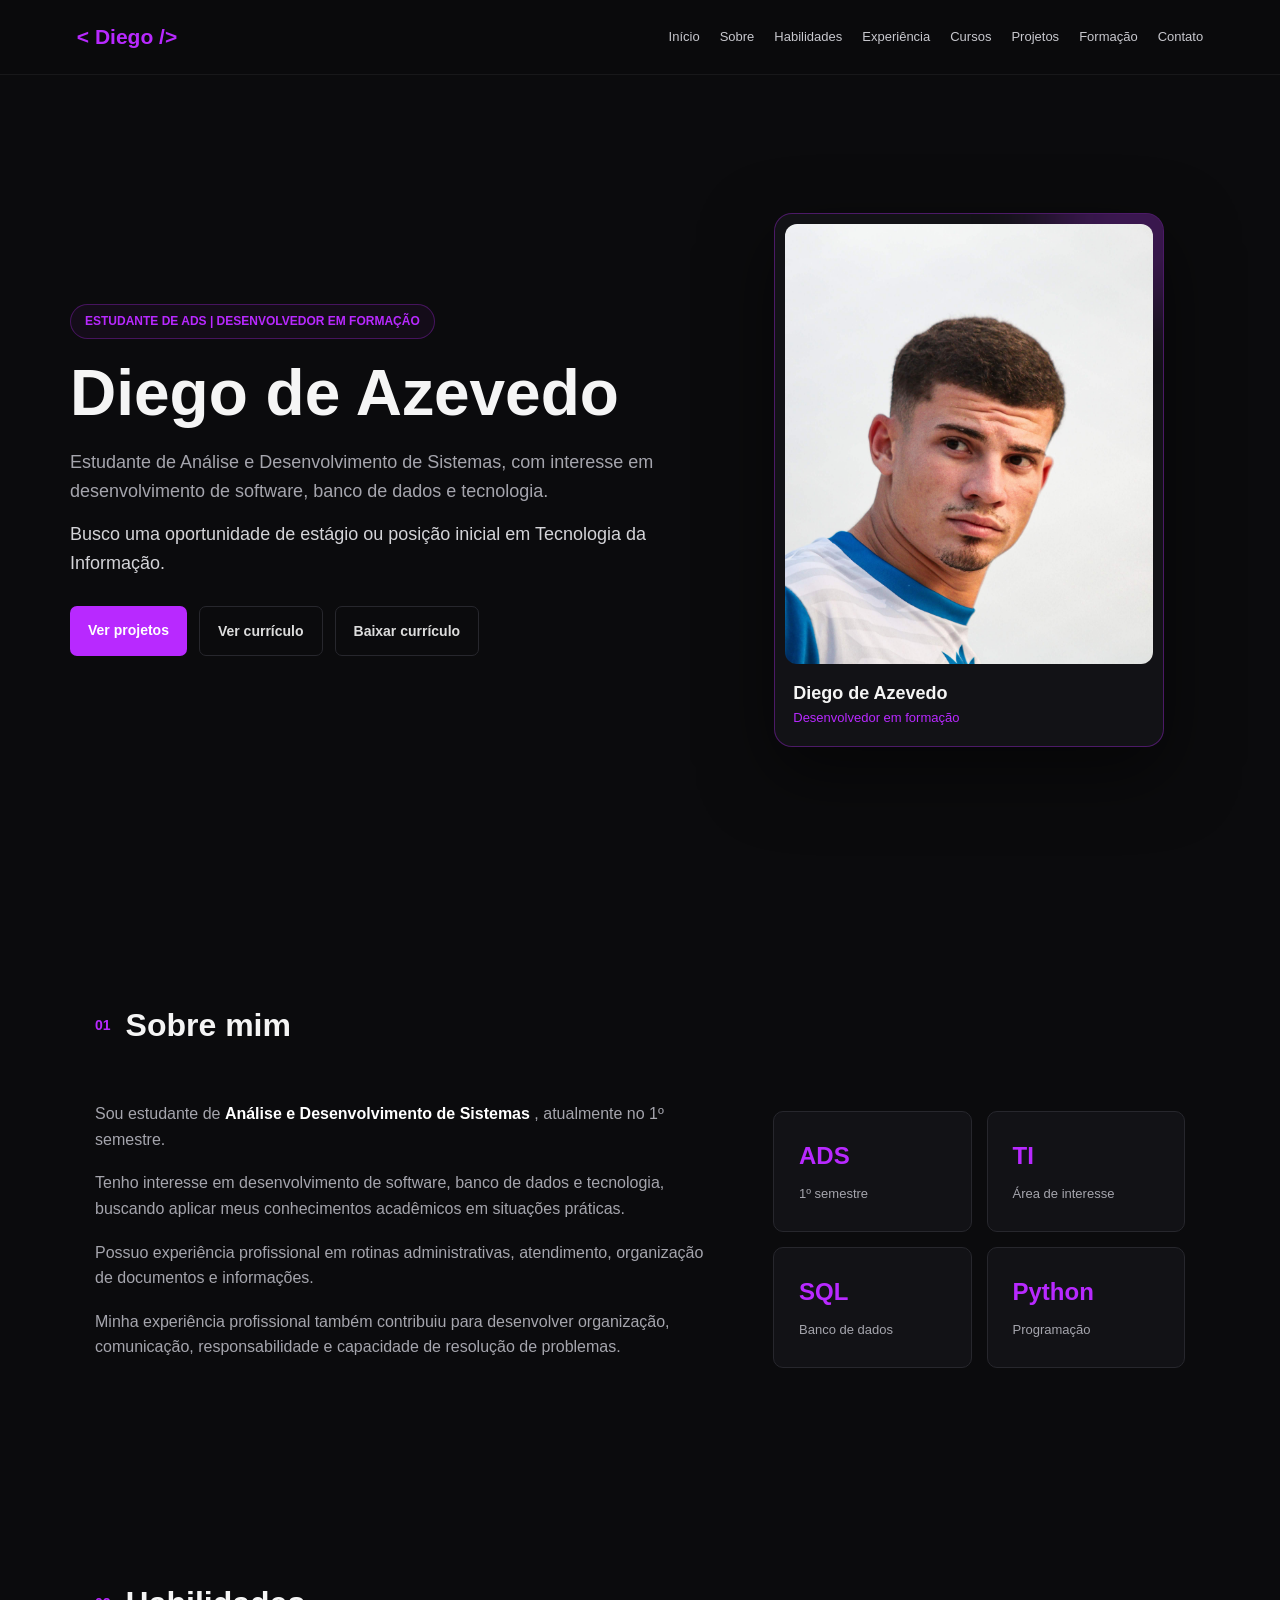
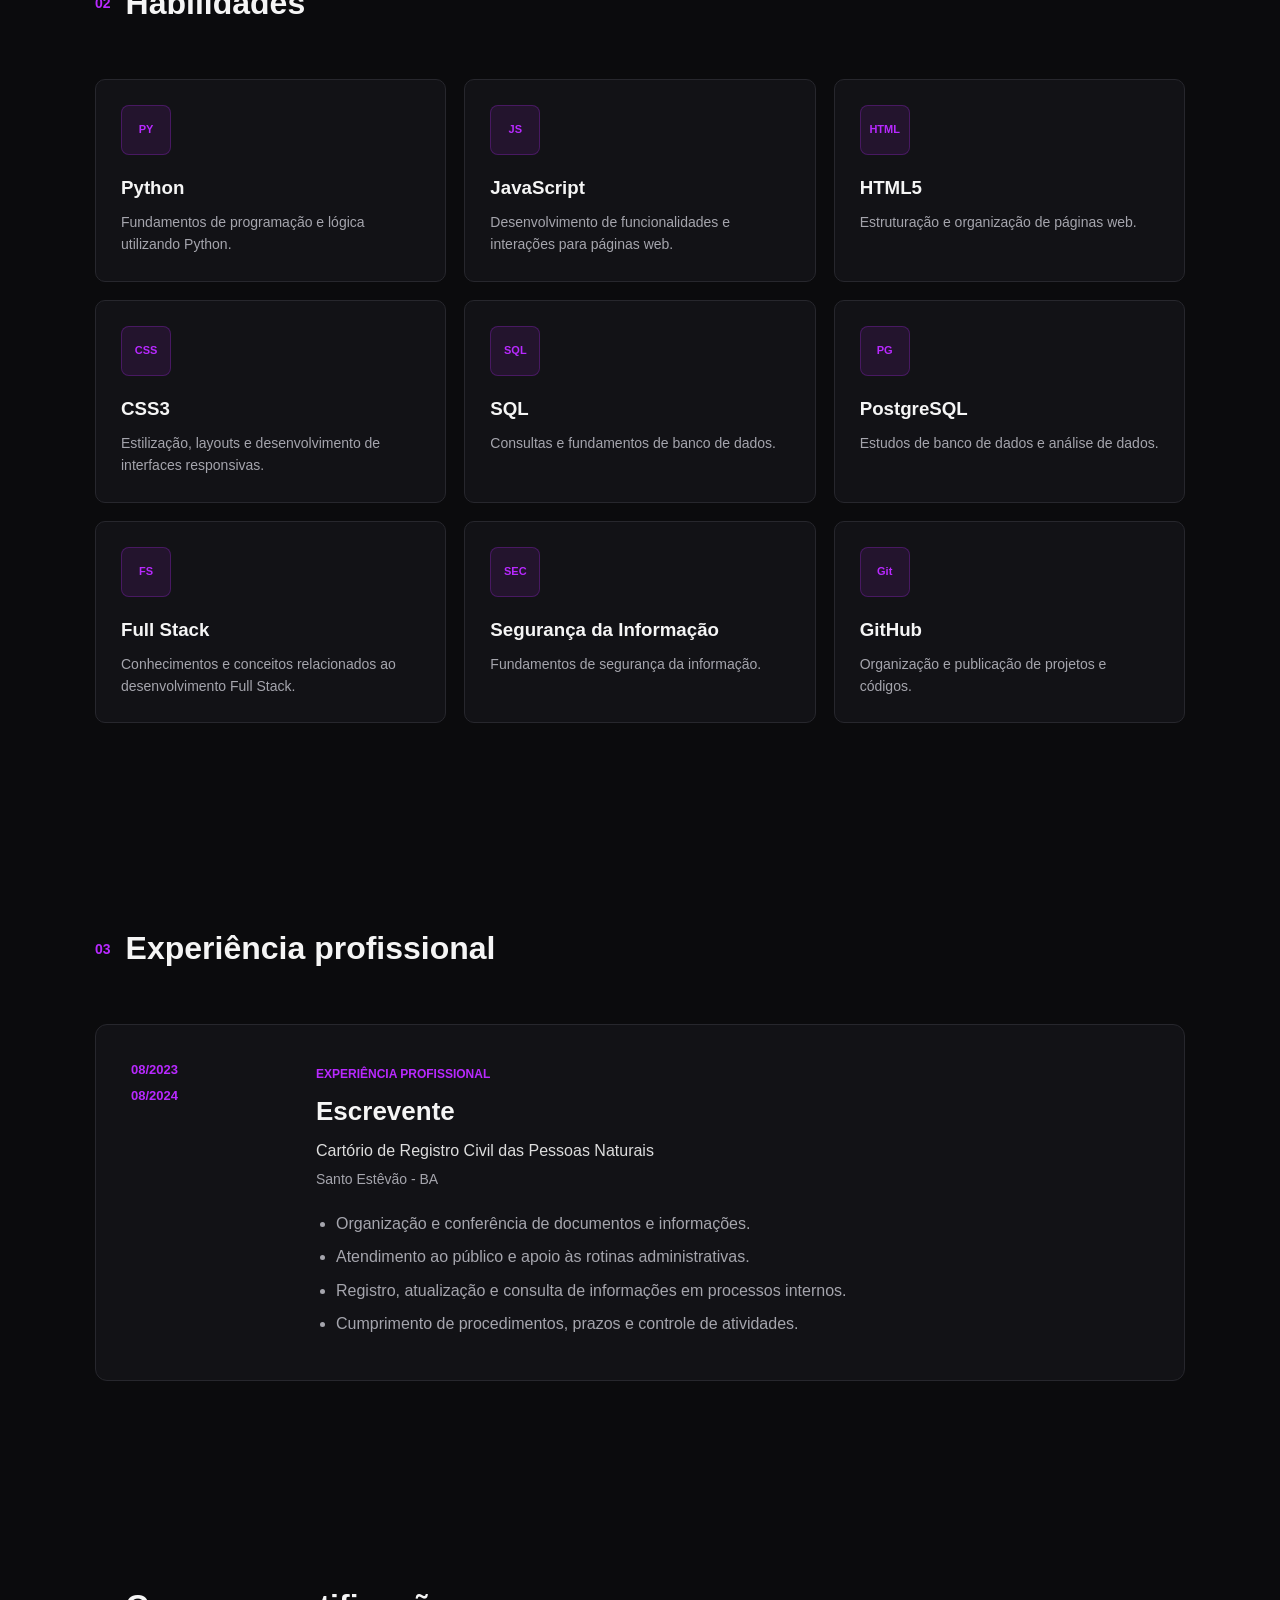
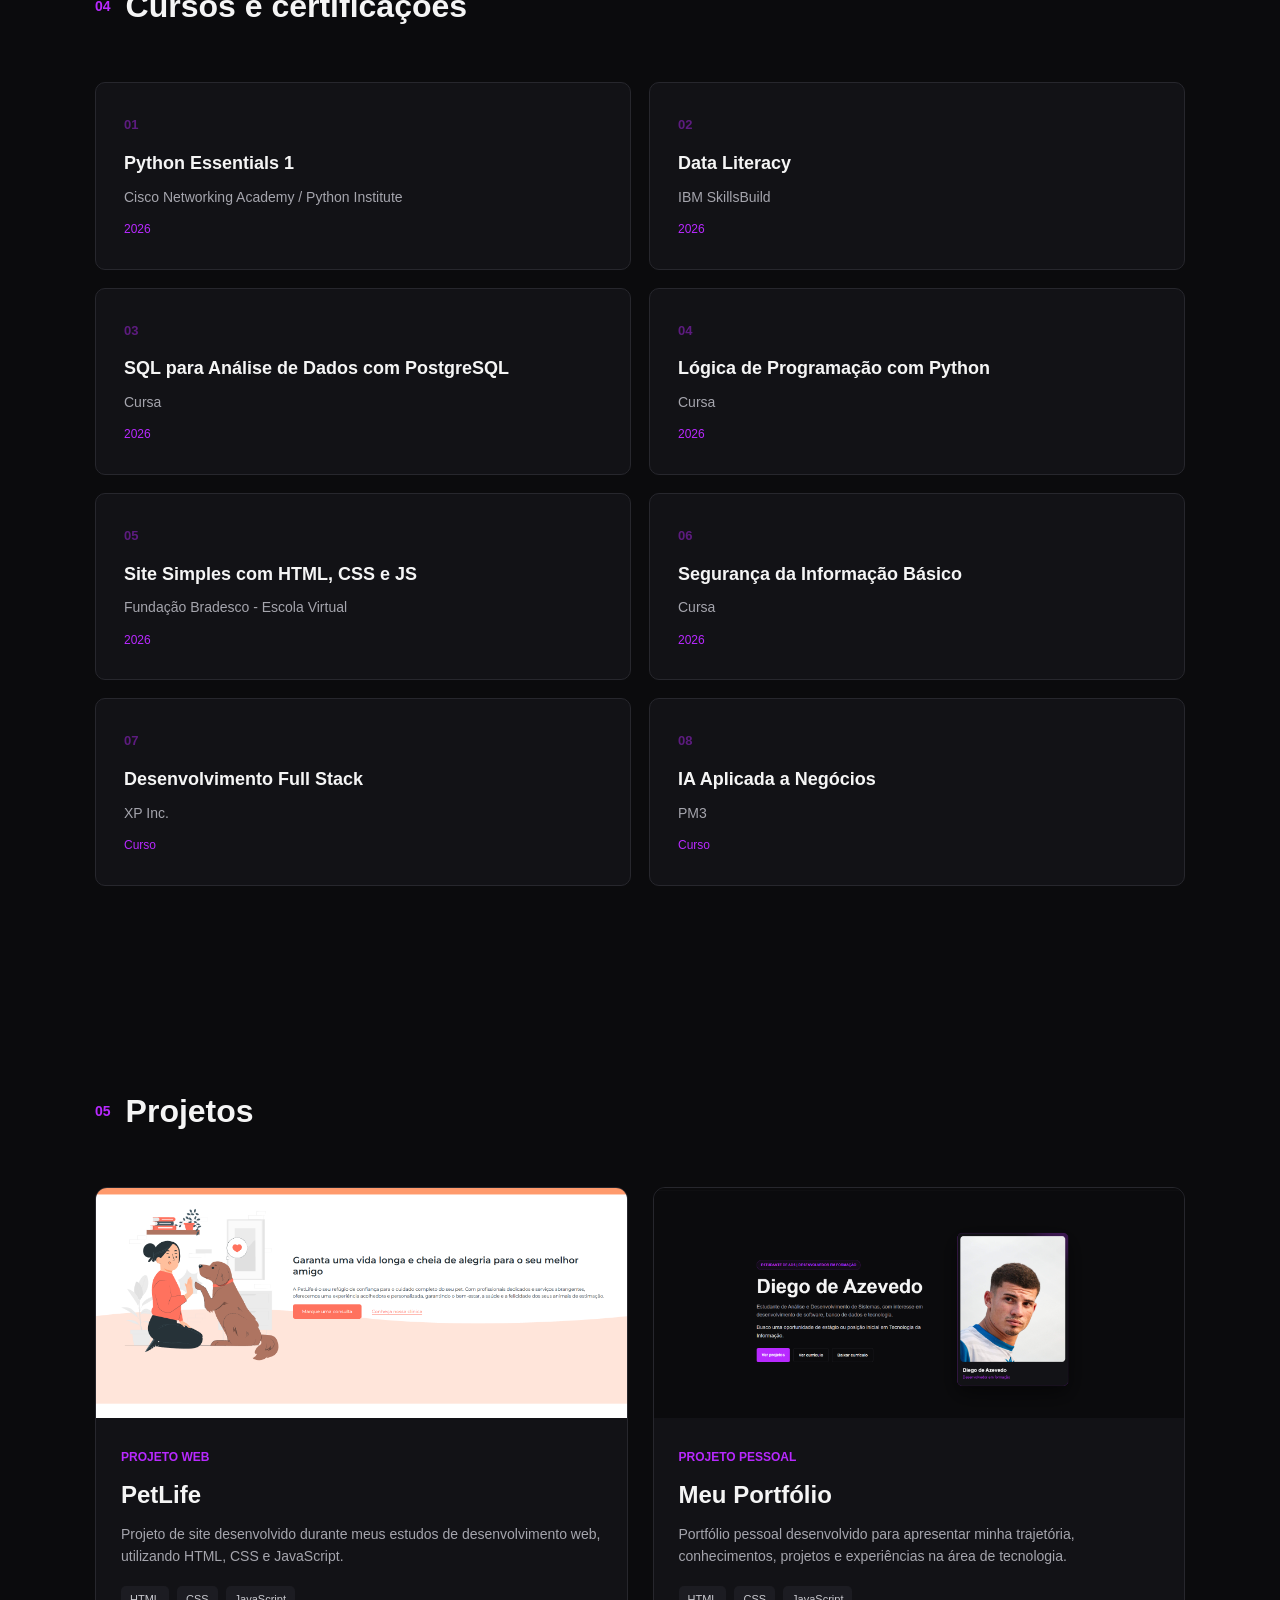
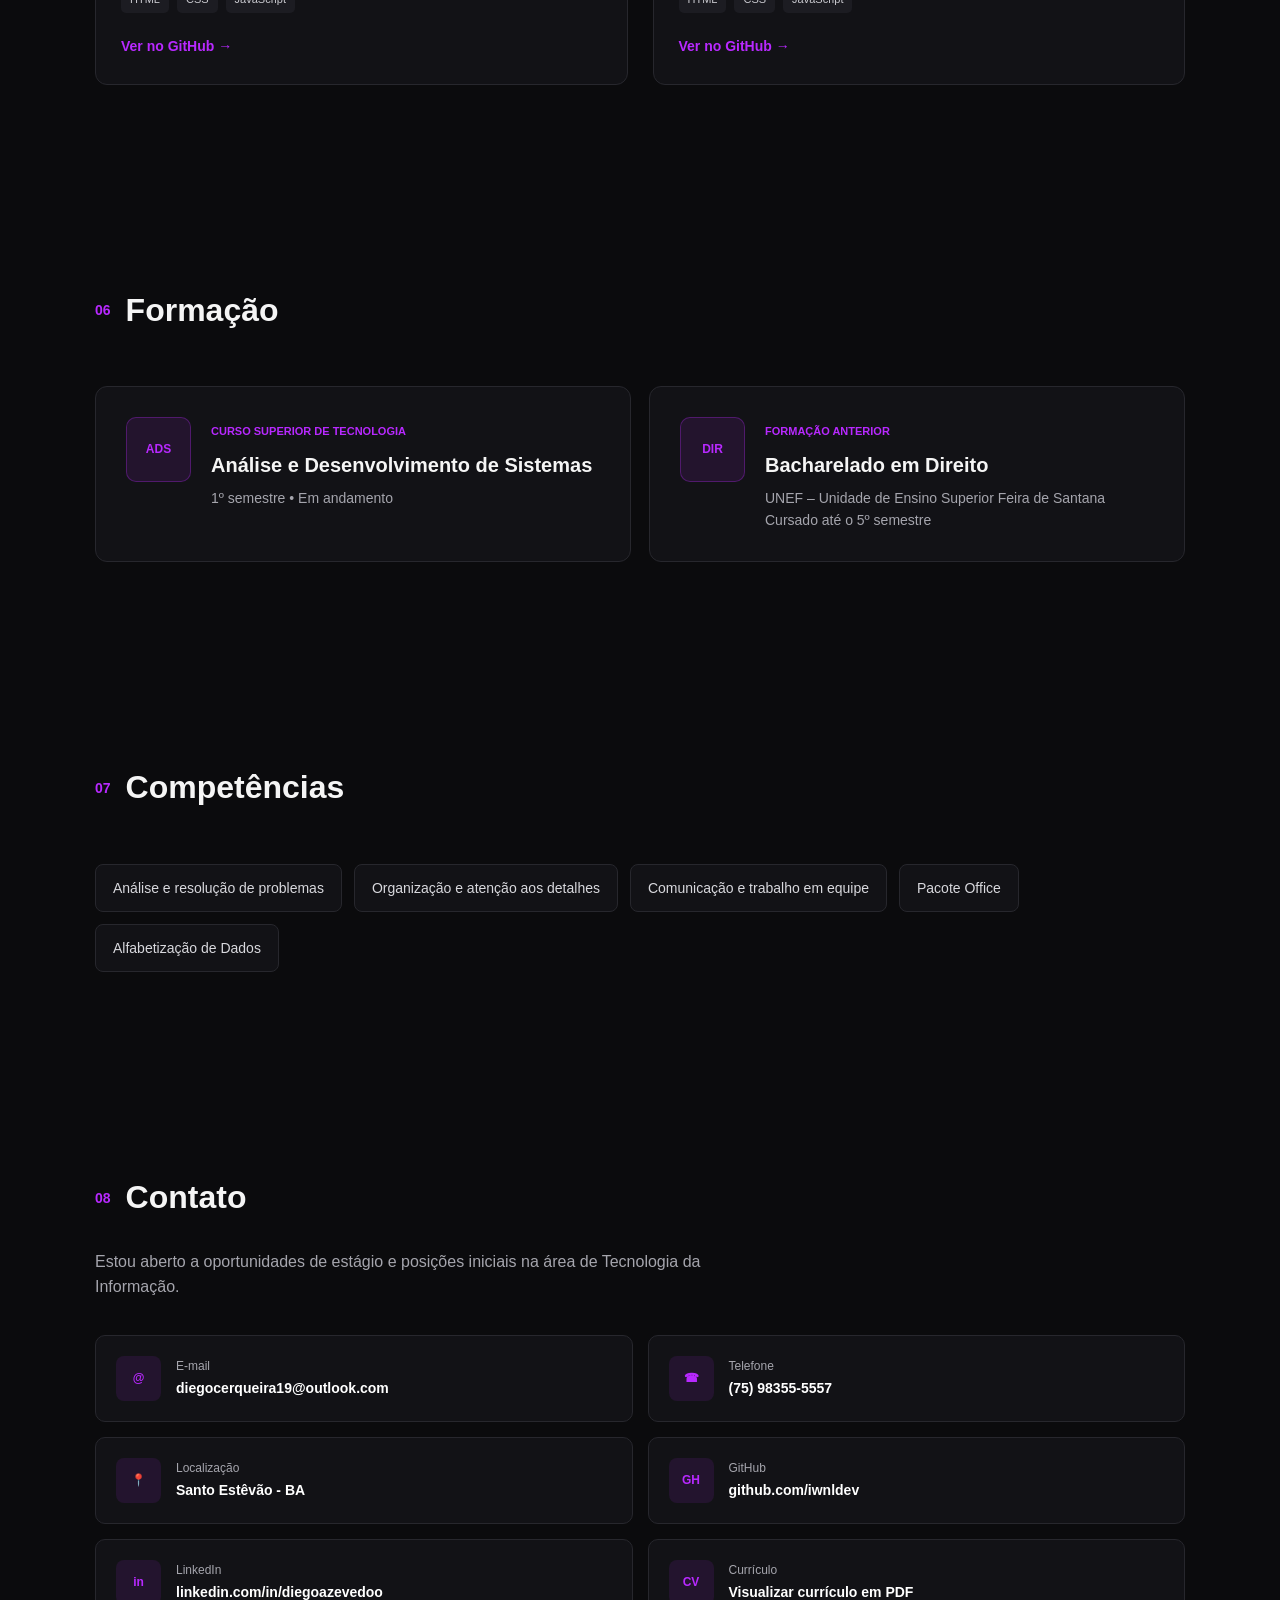
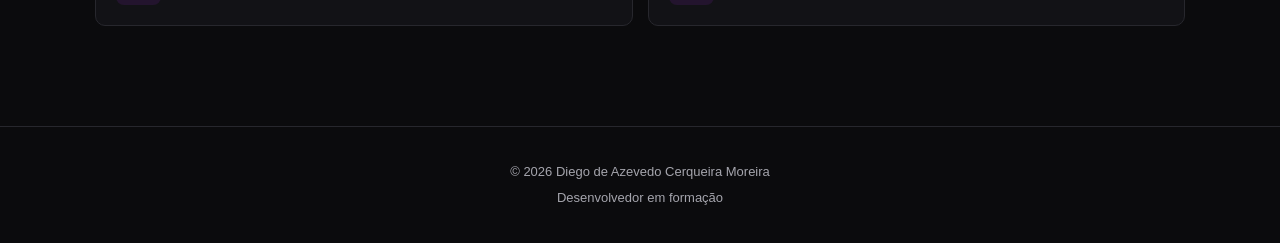
<file: Portfólio/index.html>
<!DOCTYPE html>
<html lang="pt-BR">

<head>

    <meta charset="UTF-8">

    <meta
        name="viewport"
        content="width=device-width, initial-scale=1.0"
    >

    <meta
        name="description"
        content="Portfólio de Diego de Azevedo, estudante de Análise e Desenvolvimento de Sistemas e desenvolvedor em formação."
    >

    <title>
        Diego de Azevedo | Desenvolvedor em Formação
    </title>

    <link rel="stylesheet" href="estilo.css">

</head>


<body>


    <!-- CABEÇALHO -->

    <header>

        <a href="#inicio" class="logo">
            &lt; Diego /&gt;
        </a>


        <button
            class="menu-mobile"
            aria-label="Abrir menu"
        >
            ☰
        </button>


        <nav>

            <a href="#inicio">Início</a>

            <a href="#sobre">Sobre</a>

            <a href="#habilidades">Habilidades</a>

            <a href="#experiencia">Experiência</a>

            <a href="#cursos">Cursos</a>

            <a href="#projetos">Projetos</a>

            <a href="#formacao">Formação</a>

            <a href="#contato">Contato</a>

        </nav>

    </header>



    <main>


        <!-- INÍCIO -->

        <section id="inicio" class="inicio">


            <div class="inicio-texto">

                <span class="inicio-tag">
                    ESTUDANTE DE ADS | DESENVOLVEDOR EM FORMAÇÃO
                </span>


                <h1>
                    Diego de Azevedo
                </h1>


                <p>

                    Estudante de Análise e Desenvolvimento de Sistemas,
                    com interesse em desenvolvimento de software,
                    banco de dados e tecnologia.

                </p>


                <p class="inicio-destaque">

                    Busco uma oportunidade de estágio ou posição inicial
                    em Tecnologia da Informação.

                </p>


                <div class="inicio-botoes">

                    <a
                        href="#projetos"
                        class="botao principal"
                    >
                        Ver projetos
                    </a>


                    <a
                        href="curriculo/curriculo-diego-azevedo.pdf"
                        target="_blank"
                        class="botao secundario"
                    >
                        Ver currículo
                    </a>


                    <a
                        href="curriculo/curriculo-diego-azevedo.pdf"
                        download
                        class="botao secundario"
                    >
                        Baixar currículo
                    </a>

                </div>

            </div>



            <!-- FOTO -->

            <div class="foto-container">

                <div class="foto-card">

                    <div class="foto-brilho"></div>


                    <img
                        src="imagens/diego.jpg"
                        alt="Foto de Diego de Azevedo"
                    >


                    <div class="foto-info">

                        <strong>
                            Diego de Azevedo
                        </strong>

                        <span>
                            Desenvolvedor em formação
                        </span>

                    </div>

                </div>

            </div>


        </section>



        <!-- SOBRE -->

        <section id="sobre" class="secao">


            <div class="titulo-secao">

                <span>
                    01
                </span>

                <h2>
                    Sobre mim
                </h2>

            </div>



            <div class="sobre-container">


                <div class="sobre-texto">


                    <p>

                        Sou estudante de
                        <strong>
                            Análise e Desenvolvimento de Sistemas
                        </strong>,
                        atualmente no 1º semestre.

                    </p>


                    <p>

                        Tenho interesse em desenvolvimento de software,
                        banco de dados e tecnologia, buscando aplicar
                        meus conhecimentos acadêmicos em situações práticas.

                    </p>


                    <p>

                        Possuo experiência profissional em rotinas
                        administrativas, atendimento, organização de
                        documentos e informações.

                    </p>


                    <p>

                        Minha experiência profissional também contribuiu
                        para desenvolver organização, comunicação,
                        responsabilidade e capacidade de resolução de problemas.

                    </p>


                </div>



                <div class="sobre-destaque">


                    <div class="destaque-item">

                        <strong>
                            ADS
                        </strong>

                        <span>
                            1º semestre
                        </span>

                    </div>


                    <div class="destaque-item">

                        <strong>
                            TI
                        </strong>

                        <span>
                            Área de interesse
                        </span>

                    </div>


                    <div class="destaque-item">

                        <strong>
                            SQL
                        </strong>

                        <span>
                            Banco de dados
                        </span>

                    </div>


                    <div class="destaque-item">

                        <strong>
                            Python
                        </strong>

                        <span>
                            Programação
                        </span>

                    </div>


                </div>

            </div>


        </section>



        <!-- HABILIDADES -->

        <section id="habilidades" class="secao">


            <div class="titulo-secao">

                <span>
                    02
                </span>

                <h2>
                    Habilidades
                </h2>

            </div>



            <div class="habilidades-container">


                <div class="habilidade">

                    <div class="icone">
                        PY
                    </div>

                    <h3>
                        Python
                    </h3>

                    <p>
                        Fundamentos de programação e lógica utilizando Python.
                    </p>

                </div>



                <div class="habilidade">

                    <div class="icone">
                        JS
                    </div>

                    <h3>
                        JavaScript
                    </h3>

                    <p>
                        Desenvolvimento de funcionalidades e interações para páginas web.
                    </p>

                </div>



                <div class="habilidade">

                    <div class="icone">
                        HTML
                    </div>

                    <h3>
                        HTML5
                    </h3>

                    <p>
                        Estruturação e organização de páginas web.
                    </p>

                </div>



                <div class="habilidade">

                    <div class="icone">
                        CSS
                    </div>

                    <h3>
                        CSS3
                    </h3>

                    <p>
                        Estilização, layouts e desenvolvimento de interfaces responsivas.
                    </p>

                </div>



                <div class="habilidade">

                    <div class="icone">
                        SQL
                    </div>

                    <h3>
                        SQL
                    </h3>

                    <p>
                        Consultas e fundamentos de banco de dados.
                    </p>

                </div>



                <div class="habilidade">

                    <div class="icone">
                        PG
                    </div>

                    <h3>
                        PostgreSQL
                    </h3>

                    <p>
                        Estudos de banco de dados e análise de dados.
                    </p>

                </div>



                <div class="habilidade">

                    <div class="icone">
                        FS
                    </div>

                    <h3>
                        Full Stack
                    </h3>

                    <p>
                        Conhecimentos e conceitos relacionados ao desenvolvimento Full Stack.
                    </p>

                </div>



                <div class="habilidade">

                    <div class="icone">
                        SEC
                    </div>

                    <h3>
                        Segurança da Informação
                    </h3>

                    <p>
                        Fundamentos de segurança da informação.
                    </p>

                </div>



                <div class="habilidade">

                    <div class="icone">
                        Git
                    </div>

                    <h3>
                        GitHub
                    </h3>

                    <p>
                        Organização e publicação de projetos e códigos.
                    </p>

                </div>


            </div>


        </section>



        <!-- EXPERIÊNCIA -->

        <section id="experiencia" class="secao">


            <div class="titulo-secao">

                <span>
                    03
                </span>

                <h2>
                    Experiência profissional
                </h2>

            </div>



            <div class="experiencia-card">


                <div class="experiencia-data">

                    <span>
                        08/2023
                    </span>

                    <span>
                        08/2024
                    </span>

                </div>



                <div class="experiencia-conteudo">

                    <span class="experiencia-tipo">
                        EXPERIÊNCIA PROFISSIONAL
                    </span>


                    <h3>
                        Escrevente
                    </h3>


                    <h4>
                        Cartório de Registro Civil das Pessoas Naturais
                    </h4>


                    <p class="experiencia-local">
                        Santo Estêvão - BA
                    </p>


                    <ul>

                        <li>
                            Organização e conferência de documentos e informações.
                        </li>

                        <li>
                            Atendimento ao público e apoio às rotinas administrativas.
                        </li>

                        <li>
                            Registro, atualização e consulta de informações em processos internos.
                        </li>

                        <li>
                            Cumprimento de procedimentos, prazos e controle de atividades.
                        </li>

                    </ul>

                </div>


            </div>


        </section>



        <!-- CURSOS -->

        <section id="cursos" class="secao">


            <div class="titulo-secao">

                <span>
                    04
                </span>

                <h2>
                    Cursos e certificações
                </h2>

            </div>



            <div class="cursos-container">


                <div class="curso-card">

                    <span>01</span>

                    <h3>
                        Python Essentials 1
                    </h3>

                    <p>
                        Cisco Networking Academy / Python Institute
                    </p>

                    <small>
                        2026
                    </small>

                </div>



                <div class="curso-card">

                    <span>02</span>

                    <h3>
                        Data Literacy
                    </h3>

                    <p>
                        IBM SkillsBuild
                    </p>

                    <small>
                        2026
                    </small>

                </div>



                <div class="curso-card">

                    <span>03</span>

                    <h3>
                        SQL para Análise de Dados com PostgreSQL
                    </h3>

                    <p>
                        Cursa
                    </p>

                    <small>
                        2026
                    </small>

                </div>



                <div class="curso-card">

                    <span>04</span>

                    <h3>
                        Lógica de Programação com Python
                    </h3>

                    <p>
                        Cursa
                    </p>

                    <small>
                        2026
                    </small>

                </div>



                <div class="curso-card">

                    <span>05</span>

                    <h3>
                        Site Simples com HTML, CSS e JS
                    </h3>

                    <p>
                        Fundação Bradesco - Escola Virtual
                    </p>

                    <small>
                        2026
                    </small>

                </div>



                <div class="curso-card">

                    <span>06</span>

                    <h3>
                        Segurança da Informação Básico
                    </h3>

                    <p>
                        Cursa
                    </p>

                    <small>
                        2026
                    </small>

                </div>



                <div class="curso-card">

                    <span>07</span>

                    <h3>
                        Desenvolvimento Full Stack
                    </h3>

                    <p>
                        XP Inc.
                    </p>

                    <small>
                        Curso
                    </small>

                </div>



                <div class="curso-card">

                    <span>08</span>

                    <h3>
                        IA Aplicada a Negócios
                    </h3>

                    <p>
                        PM3
                    </p>

                    <small>
                        Curso
                    </small>

                </div>


            </div>


        </section>



        <!-- PROJETOS -->

        <section id="projetos" class="secao">


            <div class="titulo-secao">

                <span>
                    05
                </span>

                <h2>
                    Projetos
                </h2>

            </div>



            <div class="projetos-container">


                <!-- PETLIFE -->

                <article class="projeto-card">


                    <div class="projeto-imagem">

                        <img
                            src="imagens/petlife.png"
                            alt="Imagem do projeto PetLife"
                        >

                    </div>



                    <div class="projeto-conteudo">


                        <span class="projeto-tag">
                            PROJETO WEB
                        </span>


                        <h3>
                            PetLife
                        </h3>


                        <p>

                            Projeto de site desenvolvido durante meus estudos
                            de desenvolvimento web, utilizando HTML, CSS e JavaScript.

                        </p>


                        <div class="tecnologias">

                            <span>
                                HTML
                            </span>

                            <span>
                                CSS
                            </span>

                            <span>
                                JavaScript
                            </span>

                        </div>


                        <a
                            href="https://github.com/iwnldev/PetLife"
                            target="_blank"
                            rel="noopener noreferrer"
                            class="projeto-link"
                        >
                            Ver no GitHub →
                        </a>


                    </div>


                </article>



                <!-- PORTFÓLIO -->

                <article class="projeto-card">


                    <div class="projeto-imagem">

                        <img
                            src="imagens/portfolio.png"
                            alt="Imagem do meu portfólio"
                        >

                    </div>



                    <div class="projeto-conteudo">


                        <span class="projeto-tag">
                            PROJETO PESSOAL
                        </span>


                        <h3>
                            Meu Portfólio
                        </h3>


                        <p>

                            Portfólio pessoal desenvolvido para apresentar
                            minha trajetória, conhecimentos, projetos e
                            experiências na área de tecnologia.

                        </p>


                        <div class="tecnologias">

                            <span>
                                HTML
                            </span>

                            <span>
                                CSS
                            </span>

                            <span>
                                JavaScript
                            </span>

                        </div>


                        <a
                            href="https://github.com/iwnldev"
                            target="_blank"
                            rel="noopener noreferrer"
                            class="projeto-link"
                        >
                            Ver no GitHub →
                        </a>


                    </div>


                </article>


            </div>


        </section>



        <!-- FORMAÇÃO -->

        <section id="formacao" class="secao">


            <div class="titulo-secao">

                <span>
                    06
                </span>

                <h2>
                    Formação
                </h2>

            </div>



            <div class="formacao-container">


                <div class="formacao-card">


                    <div class="formacao-icone">
                        ADS
                    </div>


                    <div class="formacao-info">

                        <span>
                            CURSO SUPERIOR DE TECNOLOGIA
                        </span>

                        <h3>
                            Análise e Desenvolvimento de Sistemas
                        </h3>

                        <p>
                            1º semestre • Em andamento
                        </p>

                    </div>


                </div>



                <div class="formacao-card">


                    <div class="formacao-icone">
                        DIR
                    </div>


                    <div class="formacao-info">

                        <span>
                            FORMAÇÃO ANTERIOR
                        </span>

                        <h3>
                            Bacharelado em Direito
                        </h3>

                        <p>
                            UNEF – Unidade de Ensino Superior Feira de Santana
                        </p>

                        <p>
                            Cursado até o 5º semestre
                        </p>

                    </div>


                </div>


            </div>


        </section>



        <!-- COMPETÊNCIAS -->

        <section id="competencias" class="secao">


            <div class="titulo-secao">

                <span>
                    07
                </span>

                <h2>
                    Competências
                </h2>

            </div>



            <div class="competencias-container">


                <div class="competencia">
                    Análise e resolução de problemas
                </div>

                <div class="competencia">
                    Organização e atenção aos detalhes
                </div>

                <div class="competencia">
                    Comunicação e trabalho em equipe
                </div>

                <div class="competencia">
                    Pacote Office
                </div>

                <div class="competencia">
                    Alfabetização de Dados
                </div>


            </div>


        </section>



        <!-- CONTATO -->

        <section id="contato" class="secao">


            <div class="titulo-secao">

                <span>
                    08
                </span>

                <h2>
                    Contato
                </h2>

            </div>



            <div class="contato-introducao">

                <p>
                    Estou aberto a oportunidades de estágio e posições
                    iniciais na área de Tecnologia da Informação.
                </p>

            </div>



            <div class="contato-container">


                <a
                    href="mailto:diegocerqueira19@outlook.com"
                    class="contato-card"
                >

                    <div class="contato-icone">
                        @
                    </div>

                    <div>

                        <span>
                            E-mail
                        </span>

                        <strong>
                            diegocerqueira19@outlook.com
                        </strong>

                    </div>

                </a>



                <a
                    href="tel:+5575983555557"
                    class="contato-card"
                >

                    <div class="contato-icone">
                        ☎
                    </div>

                    <div>

                        <span>
                            Telefone
                        </span>

                        <strong>
                            (75) 98355-5557
                        </strong>

                    </div>

                </a>



                <div class="contato-card">

                    <div class="contato-icone">
                        📍
                    </div>

                    <div>

                        <span>
                            Localização
                        </span>

                        <strong>
                            Santo Estêvão - BA
                        </strong>

                    </div>

                </div>



                <a
                    href="https://github.com/iwnldev"
                    target="_blank"
                    rel="noopener noreferrer"
                    class="contato-card"
                >

                    <div class="contato-icone">
                        GH
                    </div>

                    <div>

                        <span>
                            GitHub
                        </span>

                        <strong>
                            github.com/iwnldev
                        </strong>

                    </div>

                </a>



                <a
                    href="https://www.linkedin.com/in/diegoazevedoo/"
                    target="_blank"
                    rel="noopener noreferrer"
                    class="contato-card"
                >

                    <div class="contato-icone">
                        in
                    </div>

                    <div>

                        <span>
                            LinkedIn
                        </span>

                        <strong>
                            linkedin.com/in/diegoazevedoo
                        </strong>

                    </div>

                </a>



                <a
                    href="curriculo/curriculo-diego-azevedo.pdf"
                    target="_blank"
                    class="contato-card"
                >

                    <div class="contato-icone">
                        CV
                    </div>

                    <div>

                        <span>
                            Currículo
                        </span>

                        <strong>
                            Visualizar currículo em PDF
                        </strong>

                    </div>

                </a>


            </div>


        </section>


    </main>



    <!-- BOTÃO VOLTAR AO TOPO -->

    <button
        id="voltarTopo"
        aria-label="Voltar ao topo"
    >
        ↑
    </button>



    <!-- RODAPÉ -->

    <footer>

        <p>
            © 2026 Diego de Azevedo Cerqueira Moreira
        </p>

        <p>
            Desenvolvedor em formação
        </p>

    </footer>



    <script src="script.js"></script>

</body>

</html>
</file>
<file: Portfólio/estilo.css>
* {
    margin: 0;
    padding: 0;
    box-sizing: border-box;
}


html {
    scroll-behavior: smooth;
}


body {
    font-family: Arial, Helvetica, sans-serif;
    background: #0b0b0d;
    color: #f5f5f5;
    line-height: 1.6;
}


:root {

    --roxo: #b829ff;
    --roxo-claro: #cf67ff;
    --fundo: #0b0b0d;
    --card: #121216;
    --borda: #27272d;
    --texto: #a5a5ad;

}


a {
    color: inherit;
    text-decoration: none;
}


button {
    font-family: inherit;
}


.secao {

    max-width: 1150px;
    margin: 0 auto;
    padding: 100px 30px;

}


.titulo-secao {

    display: flex;
    align-items: center;
    gap: 15px;
    margin-bottom: 50px;

}


.titulo-secao span {

    color: var(--roxo);
    font-size: 14px;
    font-weight: bold;

}


.titulo-secao h2 {

    font-size: 32px;

}


/* HEADER */

header {

    position: fixed;

    top: 0;
    left: 0;

    width: 100%;
    height: 75px;

    display: flex;
    align-items: center;
    justify-content: space-between;

    padding: 0 6%;

    background: rgba(11, 11, 13, 0.88);

    backdrop-filter: blur(12px);

    border-bottom: 1px solid rgba(255, 255, 255, 0.06);

    z-index: 1000;

}


.logo {

    color: var(--roxo);

    font-size: 21px;

    font-weight: bold;

}


nav {

    display: flex;

    align-items: center;

    gap: 20px;

}


nav a {

    color: #c8c8ce;

    font-size: 13px;

    transition: 0.3s;

}


nav a:hover {

    color: var(--roxo);

}


.menu-mobile {

    display: none;

    border: none;

    background: transparent;

    color: white;

    font-size: 26px;

    cursor: pointer;

}


/* INÍCIO */

.inicio {

    min-height: 100vh;

    max-width: 1200px;

    margin: 0 auto;

    padding: 140px 30px 80px;

    display: grid;

    grid-template-columns: 1.1fr 0.9fr;

    align-items: center;

    gap: 70px;

}


.inicio-tag {

    display: inline-block;

    margin-bottom: 20px;

    color: var(--roxo);

    font-size: 12px;

    font-weight: bold;

    padding: 7px 14px;

    border: 1px solid rgba(184, 41, 255, 0.3);

    border-radius: 30px;

    background: rgba(184, 41, 255, 0.05);

}


.inicio h1 {

    font-size: clamp(42px, 5vw, 68px);

    line-height: 1.08;

    margin-bottom: 20px;

    white-space: nowrap;

}


.inicio p {

    max-width: 600px;

    color: var(--texto);

    font-size: 18px;

    margin-bottom: 15px;

}


.inicio-destaque {

    color: #d4d4d8 !important;

}


.inicio-botoes {

    display: flex;

    gap: 12px;

    flex-wrap: wrap;

    margin-top: 28px;

}


.botao {

    display: inline-block;

    padding: 13px 18px;

    border-radius: 7px;

    font-weight: bold;

    font-size: 14px;

    transition: 0.3s;

}


.botao.principal {

    background: var(--roxo);

    color: white;

}


.botao.principal:hover {

    background: var(--roxo-claro);

    transform: translateY(-3px);

}


.botao.secundario {

    border: 1px solid var(--borda);

    color: #ddd;

}


.botao.secundario:hover {

    border-color: var(--roxo);

    color: var(--roxo);

    transform: translateY(-3px);

}


/* FOTO */

.foto-container {

    display: flex;

    justify-content: center;

}


.foto-card {

    position: relative;

    width: min(100%, 390px);

    padding: 10px;

    background: #121216;

    border: 1px solid rgba(184, 41, 255, 0.35);

    border-radius: 18px;

    overflow: hidden;

    box-shadow: 0 25px 70px rgba(0, 0, 0, 0.5);

    animation: flutuar 4s ease-in-out infinite;

}


.foto-brilho {

    position: absolute;

    width: 180px;

    height: 180px;

    top: -80px;

    right: -60px;

    background: rgba(184, 41, 255, 0.25);

    border-radius: 50%;

    filter: blur(35px);

}


.foto-card img {

    position: relative;

    display: block;

    width: 100%;

    height: 440px;

    object-fit: cover;

    object-position: center 30%;

    border-radius: 12px;

}


.foto-info {

    display: flex;

    flex-direction: column;

    padding: 15px 8px 8px;

}


.foto-info strong {

    font-size: 18px;

}


.foto-info span {

    color: var(--roxo);

    font-size: 13px;

}


/* SOBRE */

.sobre-container {

    display: grid;

    grid-template-columns: 1.5fr 1fr;

    gap: 60px;

    align-items: center;

}


.sobre-texto {

    color: var(--texto);

}


.sobre-texto p {

    margin-bottom: 18px;

}


.sobre-texto strong {

    color: white;

}


.sobre-destaque {

    display: grid;

    grid-template-columns: 1fr 1fr;

    gap: 15px;

}


.destaque-item {

    background: var(--card);

    border: 1px solid var(--borda);

    border-radius: 10px;

    padding: 25px;

    transition: 0.3s;

}


.destaque-item:hover {

    border-color: rgba(184, 41, 255, 0.5);

    transform: translateY(-4px);

}


.destaque-item strong {

    display: block;

    color: var(--roxo);

    font-size: 24px;

    margin-bottom: 5px;

}


.destaque-item span {

    color: var(--texto);

    font-size: 13px;

}


/* HABILIDADES */

.habilidades-container {

    display: grid;

    grid-template-columns: repeat(3, 1fr);

    gap: 18px;

}


.habilidade {

    background: var(--card);

    border: 1px solid var(--borda);

    border-radius: 10px;

    padding: 25px;

    transition: 0.3s;

}


.habilidade:hover {

    border-color: rgba(184, 41, 255, 0.5);

    transform: translateY(-6px);

}


.icone {

    width: 50px;

    height: 50px;

    display: flex;

    align-items: center;

    justify-content: center;

    margin-bottom: 18px;

    border-radius: 8px;

    background: rgba(184, 41, 255, 0.1);

    border: 1px solid rgba(184, 41, 255, 0.25);

    color: var(--roxo);

    font-size: 11px;

    font-weight: bold;

}


.habilidade h3 {

    margin-bottom: 8px;

}


.habilidade p {

    color: var(--texto);

    font-size: 14px;

}


/* EXPERIÊNCIA */

.experiencia-card {

    display: grid;

    grid-template-columns: 150px 1fr;

    gap: 35px;

    padding: 35px;

    background: var(--card);

    border: 1px solid var(--borda);

    border-radius: 12px;

}


.experiencia-data {

    display: flex;

    flex-direction: column;

    gap: 5px;

    color: var(--roxo);

    font-size: 13px;

    font-weight: bold;

}


.experiencia-tipo {

    color: var(--roxo);

    font-size: 12px;

    font-weight: bold;

}


.experiencia-conteudo h3 {

    font-size: 26px;

    margin: 5px 0;

}


.experiencia-conteudo h4 {

    color: #ddd;

    font-size: 16px;

    font-weight: normal;

}


.experiencia-local {

    color: var(--texto);

    font-size: 14px;

    margin: 5px 0 20px;

}


.experiencia-conteudo ul {

    padding-left: 20px;

    color: var(--texto);

}


.experiencia-conteudo li {

    margin-bottom: 8px;

}


/* CURSOS */

.cursos-container {

    display: grid;

    grid-template-columns: repeat(2, 1fr);

    gap: 18px;

}


.curso-card {

    position: relative;

    background: var(--card);

    border: 1px solid var(--borda);

    border-radius: 10px;

    padding: 28px;

    transition: 0.3s;

}


.curso-card:hover {

    border-color: rgba(184, 41, 255, 0.5);

    transform: translateY(-5px);

}


.curso-card > span {

    color: rgba(184, 41, 255, 0.45);

    font-size: 13px;

    font-weight: bold;

}


.curso-card h3 {

    font-size: 18px;

    margin: 12px 0 8px;

}


.curso-card p {

    color: var(--texto);

    font-size: 14px;

}


.curso-card small {

    display: inline-block;

    margin-top: 12px;

    color: var(--roxo);

    font-size: 12px;

}


/* PROJETOS */

.projetos-container {

    display: grid;

    grid-template-columns: repeat(2, 1fr);

    gap: 25px;

}


.projeto-card {

    background: var(--card);

    border: 1px solid var(--borda);

    border-radius: 12px;

    overflow: hidden;

    transition: 0.3s;

}


.projeto-card:hover {

    border-color: rgba(184, 41, 255, 0.5);

    transform: translateY(-6px);

}


.projeto-imagem {

    height: 230px;

    overflow: hidden;

    background: #18181d;

}


.projeto-imagem img {

    width: 100%;

    height: 100%;

    object-fit: cover;

    transition: 0.5s;

}


.projeto-card:hover .projeto-imagem img {

    transform: scale(1.04);

}


.projeto-conteudo {

    padding: 25px;

}


.projeto-tag {

    color: var(--roxo);

    font-size: 12px;

    font-weight: bold;

}


.projeto-conteudo h3 {

    font-size: 24px;

    margin: 8px 0;

}


.projeto-conteudo p {

    color: var(--texto);

    font-size: 14px;

    margin-bottom: 18px;

}


.tecnologias {

    display: flex;

    gap: 8px;

    flex-wrap: wrap;

    margin-bottom: 20px;

}


.tecnologias span {

    padding: 5px 9px;

    border-radius: 5px;

    background: #1c1c22;

    color: #c9c9cf;

    font-size: 11px;

}


.projeto-link {

    color: var(--roxo);

    font-size: 14px;

    font-weight: bold;

}


.projeto-link:hover {

    color: var(--roxo-claro);

}


/* FORMAÇÃO */

.formacao-container {

    display: grid;

    grid-template-columns: repeat(2, 1fr);

    gap: 18px;

}


.formacao-card {

    display: flex;

    align-items: flex-start;

    gap: 20px;

    background: var(--card);

    border: 1px solid var(--borda);

    border-radius: 12px;

    padding: 30px;

}


.formacao-icone {

    min-width: 65px;

    height: 65px;

    display: flex;

    align-items: center;

    justify-content: center;

    border-radius: 10px;

    background: rgba(184, 41, 255, 0.1);

    border: 1px solid rgba(184, 41, 255, 0.3);

    color: var(--roxo);

    font-size: 12px;

    font-weight: bold;

}


.formacao-info span {

    color: var(--roxo);

    font-size: 11px;

    font-weight: bold;

}


.formacao-info h3 {

    margin: 6px 0;

    font-size: 20px;

}


.formacao-info p {

    color: var(--texto);

    font-size: 14px;

}


/* COMPETÊNCIAS */

.competencias-container {

    display: flex;

    flex-wrap: wrap;

    gap: 12px;

}


.competencia {

    padding: 12px 17px;

    background: var(--card);

    border: 1px solid var(--borda);

    border-radius: 8px;

    color: #d8d8dd;

    font-size: 14px;

    transition: 0.3s;

}


.competencia:hover {

    border-color: var(--roxo);

    color: var(--roxo);

}


/* CONTATO */

.contato-introducao {

    margin-top: -25px;

    margin-bottom: 35px;

}


.contato-introducao p {

    color: var(--texto);

    max-width: 650px;

}


.contato-container {

    display: grid;

    grid-template-columns: repeat(2, 1fr);

    gap: 15px;

}


.contato-card {

    display: flex;

    align-items: center;

    gap: 15px;

    padding: 20px;

    background: var(--card);

    border: 1px solid var(--borda);

    border-radius: 10px;

    transition: 0.3s;

}


.contato-card:hover {

    border-color: rgba(184, 41, 255, 0.5);

    transform: translateY(-3px);

}


.contato-icone {

    width: 45px;

    height: 45px;

    flex-shrink: 0;

    display: flex;

    align-items: center;

    justify-content: center;

    border-radius: 8px;

    background: rgba(184, 41, 255, 0.1);

    color: var(--roxo);

    font-size: 12px;

    font-weight: bold;

}


.contato-card span {

    display: block;

    color: var(--texto);

    font-size: 12px;

}


.contato-card strong {

    display: block;

    color: white;

    font-size: 14px;

    word-break: break-word;

}


/* VOLTAR AO TOPO */

#voltarTopo {

    position: fixed;

    right: 25px;

    bottom: 25px;

    width: 45px;

    height: 45px;

    border: 1px solid rgba(184, 41, 255, 0.4);

    border-radius: 50%;

    background: var(--roxo);

    color: white;

    font-size: 20px;

    cursor: pointer;

    opacity: 0;

    visibility: hidden;

    transform: translateY(15px);

    transition: 0.3s;

    z-index: 900;

}


#voltarTopo.visivel {

    opacity: 1;

    visibility: visible;

    transform: translateY(0);

}


#voltarTopo:hover {

    background: var(--roxo-claro);

}


/* FOOTER */

footer {

    padding: 35px 20px;

    text-align: center;

    border-top: 1px solid var(--borda);

    color: var(--texto);

    font-size: 13px;

}


footer p:first-child {

    margin-bottom: 5px;

}


/* ANIMAÇÃO */

@keyframes flutuar {

    0%,
    100% {

        transform: translateY(0);

    }

    50% {

        transform: translateY(-8px);

    }

}


/* RESPONSIVIDADE */

@media (max-width: 1050px) {

    nav {

        gap: 12px;

    }


    nav a {

        font-size: 12px;

    }

}


@media (max-width: 900px) {

    .inicio {

        grid-template-columns: 1fr;

        padding-top: 130px;

        gap: 50px;

    }


    .inicio-texto {

        text-align: center;

    }


    .inicio p {

        margin-left: auto;

        margin-right: auto;

    }


    .inicio-botoes {

        justify-content: center;

    }


    .sobre-container {

        grid-template-columns: 1fr;

    }


    .habilidades-container {

        grid-template-columns: repeat(2, 1fr);

    }


    .projetos-container {

        grid-template-columns: 1fr;

    }


    .formacao-container {

        grid-template-columns: 1fr;

    }

}


@media (max-width: 750px) {

    header {

        padding: 0 20px;

    }


    .menu-mobile {

        display: block;

    }


    nav {

        position: absolute;

        top: 75px;

        left: 0;

        width: 100%;

        display: none;

        flex-direction: column;

        padding: 25px;

        background: #0f0f12;

        border-bottom: 1px solid var(--borda);

    }


    nav.ativo {

        display: flex;

    }


    nav a {

        width: 100%;

        padding: 8px 0;

        text-align: center;

        font-size: 14px;

    }


    .secao {

        padding: 80px 20px;

    }


    .inicio {

        padding-left: 20px;

        padding-right: 20px;

    }


    .inicio h1 {

        font-size: 45px;

    }


    .experiencia-card {

        grid-template-columns: 1fr;

        gap: 20px;

    }


    .cursos-container {

        grid-template-columns: 1fr;

    }


    .contato-container {

        grid-template-columns: 1fr;

    }

}


@media (max-width: 600px) {

    .inicio h1 {

        white-space: normal;

        font-size: 40px;

    }


    .inicio p {

        font-size: 16px;

    }


    .inicio-botoes {

        flex-direction: column;

    }


    .botao {

        width: 100%;

        text-align: center;

    }


    .foto-card {

        width: min(100%, 330px);

    }


    .foto-card img {

        height: 390px;

    }


    .titulo-secao h2 {

        font-size: 27px;

    }


    .habilidades-container {

        grid-template-columns: 1fr;

    }


    .sobre-destaque {

        grid-template-columns: 1fr;

    }


    .formacao-card {

        flex-direction: column;

    }

}


@media (max-width: 400px) {

    .inicio h1 {

        font-size: 35px;

    }

}
</file>
